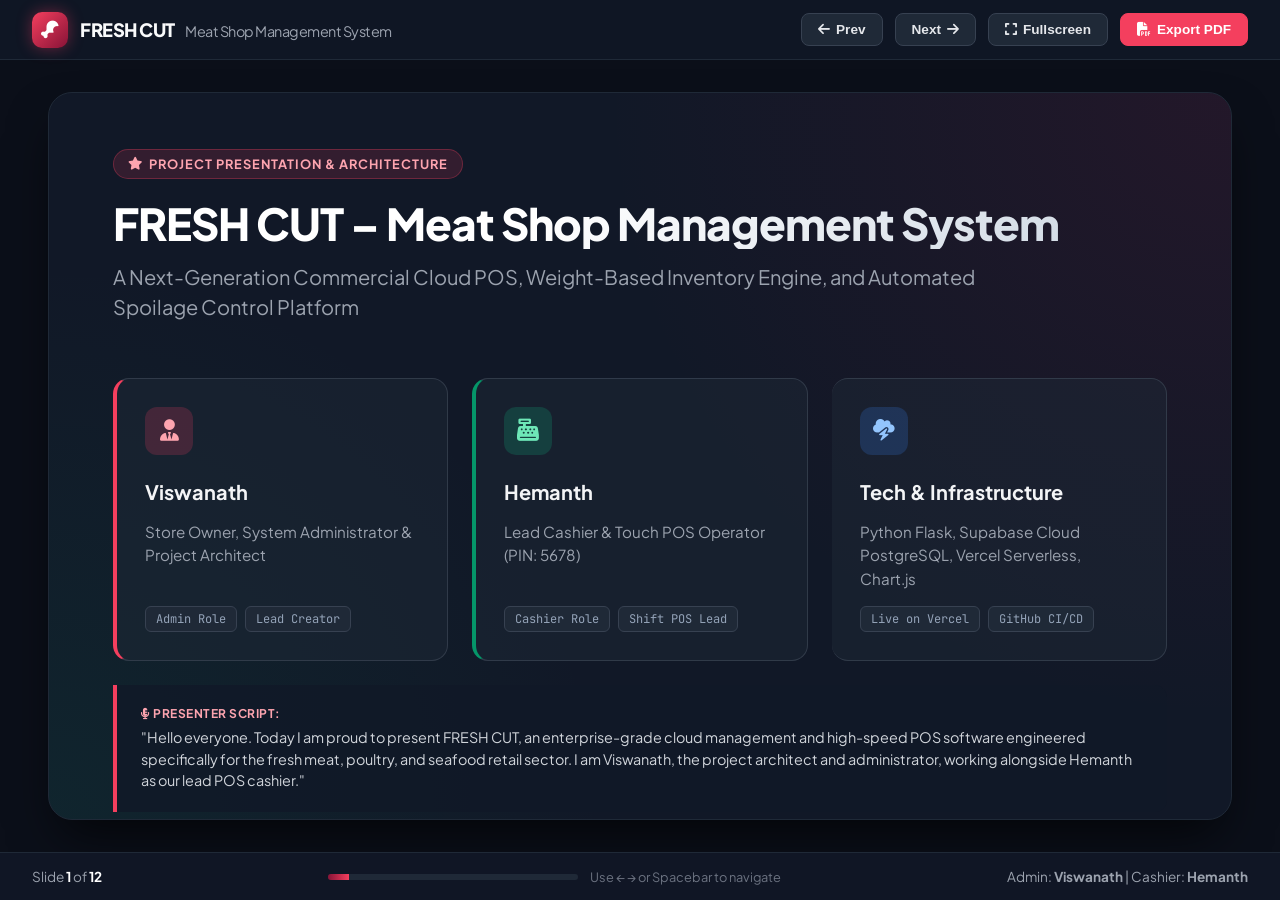
<file: presentation.html>
<!DOCTYPE html>
<html lang="en">
<head>
    <meta charset="UTF-8">
    <meta name="viewport" content="width=device-width, initial-scale=1.0">
    <title>Fresh Cut Meat Shop Management System - Project Presentation</title>
    <!-- Google Fonts & Font Awesome -->
    <link href="https://fonts.googleapis.com/css2?family=Plus+Jakarta+Sans:wght@300;400;500;600;700;800&family=JetBrains+Mono:wght@400;500;700&display=swap" rel="stylesheet">
    <link rel="stylesheet" href="https://cdnjs.cloudflare.com/ajax/libs/font-awesome/6.4.0/css/all.min.css">
    
    <style>
        :root {
            --primary: #881337;
            --primary-light: #9f1239;
            --accent: #f43f5e;
            --emerald: #059669;
            --emerald-light: #10b981;
            --amber: #d97706;
            --dark-bg: #0b0f19;
            --card-bg: #111827;
            --card-border: #1f2937;
            --text-main: #f9fafb;
            --text-muted: #9ca3af;
            --text-sub: #6b7280;
        }

        * {
            box-sizing: border-box;
            margin: 0;
            padding: 0;
        }

        body {
            font-family: 'Plus Jakarta Sans', -apple-system, BlinkMacSystemFont, sans-serif;
            background-color: var(--dark-bg);
            color: var(--text-main);
            overflow: hidden;
            height: 100vh;
            width: 100vw;
            display: flex;
            flex-direction: column;
            user-select: none;
        }

        /* Top Bar */
        .top-nav {
            height: 60px;
            background: rgba(17, 24, 39, 0.85);
            backdrop-filter: blur(12px);
            border-bottom: 1px solid var(--card-border);
            display: flex;
            align-items: center;
            justify-content: space-between;
            padding: 0 2rem;
            z-index: 100;
        }

        .brand {
            display: flex;
            align-items: center;
            gap: 12px;
            font-size: 1.15rem;
            font-weight: 800;
            letter-spacing: -0.5px;
        }

        .brand-icon {
            width: 36px;
            height: 36px;
            border-radius: 10px;
            background: linear-gradient(135deg, var(--accent), var(--primary));
            display: flex;
            align-items: center;
            justify-content: center;
            color: white;
            font-size: 1.1rem;
            box-shadow: 0 0 15px rgba(244, 63, 94, 0.4);
        }

        .deck-controls {
            display: flex;
            align-items: center;
            gap: 12px;
        }

        .nav-btn {
            background: #1f2937;
            border: 1px solid #374151;
            color: #e5e7eb;
            padding: 8px 16px;
            border-radius: 8px;
            cursor: pointer;
            font-weight: 600;
            font-size: 0.85rem;
            display: flex;
            align-items: center;
            gap: 6px;
            transition: all 0.2s ease;
        }

        .nav-btn:hover {
            background: #374151;
            color: white;
            border-color: #4b5563;
        }

        .nav-btn.primary {
            background: var(--accent);
            border-color: var(--accent);
            color: white;
        }

        .nav-btn.primary:hover {
            background: var(--primary-light);
        }

        /* Slide Deck Container */
        .slide-deck {
            flex: 1;
            position: relative;
            overflow: hidden;
            display: flex;
            align-items: center;
            justify-content: center;
            padding: 2rem 3rem;
        }

        .slide {
            position: absolute;
            top: 2rem;
            bottom: 2rem;
            left: 3rem;
            right: 3rem;
            max-width: 1400px;
            margin: 0 auto;
            background: radial-gradient(circle at top right, rgba(136, 19, 55, 0.15), transparent 45%),
                        radial-gradient(circle at bottom left, rgba(5, 150, 105, 0.1), transparent 40%),
                        var(--card-bg);
            border: 1px solid var(--card-border);
            border-radius: 24px;
            padding: 3.5rem 4rem;
            box-shadow: 0 25px 50px -12px rgba(0, 0, 0, 0.7);
            opacity: 0;
            visibility: hidden;
            transform: scale(0.97) translateY(20px);
            transition: opacity 0.4s ease, transform 0.4s cubic-bezier(0.16, 1, 0.3, 1), visibility 0.4s;
            display: flex;
            flex-direction: column;
            overflow-y: auto;
        }

        .slide.active {
            opacity: 1;
            visibility: visible;
            transform: scale(1) translateY(0);
        }

        /* Slide Content Typography */
        .slide-tag {
            display: inline-flex;
            align-items: center;
            gap: 6px;
            padding: 6px 14px;
            border-radius: 9999px;
            background: rgba(244, 63, 94, 0.15);
            border: 1px solid rgba(244, 63, 94, 0.3);
            color: #fda4af;
            font-size: 0.8rem;
            font-weight: 700;
            text-transform: uppercase;
            letter-spacing: 1px;
            margin-bottom: 1.2rem;
            align-self: flex-start;
        }

        .slide-title {
            font-size: 2.75rem;
            font-weight: 800;
            letter-spacing: -1px;
            line-height: 1.15;
            margin-bottom: 0.8rem;
            background: linear-gradient(135deg, #ffffff 40%, #cbd5e1);
            -webkit-background-clip: text;
            -webkit-text-fill-color: transparent;
        }

        .slide-subtitle {
            font-size: 1.25rem;
            color: var(--text-muted);
            line-height: 1.5;
            margin-bottom: 2.5rem;
            max-width: 900px;
        }

        /* Grids & Cards */
        .grid-2 {
            display: grid;
            grid-template-columns: repeat(2, 1fr);
            gap: 2rem;
            flex: 1;
        }

        .grid-3 {
            display: grid;
            grid-template-columns: repeat(3, 1fr);
            gap: 1.5rem;
            flex: 1;
        }

        .grid-4 {
            display: grid;
            grid-template-columns: repeat(4, 1fr);
            gap: 1.25rem;
            flex: 1;
        }

        .card {
            background: rgba(31, 41, 55, 0.5);
            border: 1px solid rgba(55, 65, 81, 0.8);
            border-radius: 16px;
            padding: 1.75rem;
            display: flex;
            flex-direction: column;
            gap: 1rem;
            transition: border-color 0.2s ease, transform 0.2s ease;
        }

        .card:hover {
            border-color: rgba(244, 63, 94, 0.4);
            transform: translateY(-3px);
        }

        .card-icon {
            width: 48px;
            height: 48px;
            border-radius: 12px;
            display: flex;
            align-items: center;
            justify-content: center;
            font-size: 1.35rem;
            margin-bottom: 0.5rem;
        }

        .card-icon.crimson { background: rgba(244, 63, 94, 0.2); color: #fda4af; }
        .card-icon.emerald { background: rgba(16, 185, 129, 0.2); color: #6ee7b7; }
        .card-icon.amber { background: rgba(245, 158, 11, 0.2); color: #fde68a; }
        .card-icon.blue { background: rgba(59, 130, 246, 0.2); color: #93c5fd; }
        .card-icon.purple { background: rgba(168, 85, 247, 0.2); color: #d8b4fe; }

        .card-title {
            font-size: 1.25rem;
            font-weight: 700;
            color: #f3f4f6;
        }

        .card-desc {
            font-size: 0.95rem;
            color: var(--text-muted);
            line-height: 1.55;
        }

        .badge-list {
            display: flex;
            flex-wrap: wrap;
            gap: 8px;
            margin-top: auto;
        }

        .tech-pill {
            padding: 4px 10px;
            background: #1f2937;
            border: 1px solid #374151;
            border-radius: 6px;
            font-family: 'JetBrains Mono', monospace;
            font-size: 0.75rem;
            color: #94a3b8;
        }

        /* Stat Counter Box */
        .stat-box {
            background: linear-gradient(135deg, rgba(31, 41, 55, 0.6), rgba(17, 24, 39, 0.8));
            border: 1px solid #374151;
            border-radius: 16px;
            padding: 1.5rem;
            text-align: center;
        }

        .stat-num {
            font-size: 2.75rem;
            font-weight: 800;
            color: #f43f5e;
            font-family: 'JetBrains Mono', monospace;
            line-height: 1;
            margin-bottom: 0.5rem;
        }

        .stat-label {
            font-size: 0.85rem;
            font-weight: 600;
            text-transform: uppercase;
            letter-spacing: 0.5px;
            color: #9ca3af;
        }

        /* Speaker Note Box */
        .speaker-note-box {
            margin-top: 1.5rem;
            padding: 1.25rem 1.5rem;
            background: rgba(17, 24, 39, 0.8);
            border-left: 4px solid var(--accent);
            border-radius: 0 12px 12px 0;
            font-size: 0.9rem;
            color: #d1d5db;
            line-height: 1.5;
        }

        .speaker-note-box strong {
            color: #fda4af;
            text-transform: uppercase;
            font-size: 0.75rem;
            letter-spacing: 0.5px;
            display: block;
            margin-bottom: 4px;
        }

        /* Bottom Status Bar */
        .bottom-bar {
            height: 48px;
            background: rgba(17, 24, 39, 0.9);
            border-top: 1px solid var(--card-border);
            display: flex;
            align-items: center;
            justify-content: space-between;
            padding: 0 2rem;
            font-size: 0.85rem;
            color: var(--text-muted);
            z-index: 100;
        }

        .progress-bar-container {
            width: 250px;
            height: 6px;
            background: #1f2937;
            border-radius: 3px;
            overflow: hidden;
        }

        .progress-bar-fill {
            height: 100%;
            background: linear-gradient(90deg, var(--primary), var(--accent));
            width: 8%;
            transition: width 0.3s ease;
        }

        /* Print Mode */
        @media print {
            body {
                overflow: visible !important;
                height: auto !important;
                background: white !important;
                color: black !important;
            }
            .top-nav, .bottom-bar {
                display: none !important;
            }
            .slide-deck {
                display: block !important;
                padding: 0 !important;
            }
            .slide {
                position: relative !important;
                top: auto !important;
                left: auto !important;
                right: auto !important;
                bottom: auto !important;
                opacity: 1 !important;
                visibility: visible !important;
                transform: none !important;
                box-shadow: none !important;
                page-break-after: always;
                margin-bottom: 2rem !important;
                border: 1px solid #ccc !important;
                background: white !important;
                color: black !important;
            }
            .slide-title {
                color: #881337 !important;
                -webkit-text-fill-color: #881337 !important;
            }
            .card {
                background: #f8fafc !important;
                border-color: #e2e8f0 !important;
                color: black !important;
            }
            .card-title, .card-desc {
                color: black !important;
            }
        }
    </style>
</head>
<body>

    <!-- Top Navigation Bar -->
    <header class="top-nav">
        <div class="brand">
            <div class="brand-icon">
                <i class="fa-solid fa-drumstick-bite"></i>
            </div>
            <div>
                <span>FRESH CUT</span>
                <span style="font-weight: 400; color: #9ca3af; font-size: 0.9rem; margin-left: 8px;">Meat Shop Management System</span>
            </div>
        </div>

        <div class="deck-controls">
            <button class="nav-btn" onclick="prevSlide()" title="Previous Slide (Left Arrow)">
                <i class="fa-solid fa-arrow-left"></i> Prev
            </button>
            <button class="nav-btn" onclick="nextSlide()" title="Next Slide (Right Arrow, Space)">
                Next <i class="fa-solid fa-arrow-right"></i>
            </button>
            <button class="nav-btn" onclick="toggleFullScreen()" title="Full Screen (F)">
                <i class="fa-solid fa-expand"></i> Fullscreen
            </button>
            <button class="nav-btn primary" onclick="window.print()" title="Print Slides or Save as PDF (Ctrl+P)">
                <i class="fa-solid fa-file-pdf"></i> Export PDF
            </button>
        </div>
    </header>

    <!-- Slide Deck Main Stage -->
    <main class="slide-deck">

        <!-- SLIDE 1: Title Slide -->
        <section class="slide active" id="slide-1">
            <span class="slide-tag"><i class="fa-solid fa-star"></i> Project Presentation & Architecture</span>
            <h1 class="slide-title">FRESH CUT – Meat Shop Management System</h1>
            <p class="slide-subtitle">A Next-Generation Commercial Cloud POS, Weight-Based Inventory Engine, and Automated Spoilage Control Platform</p>
            
            <div class="grid-3" style="margin-top: 1rem;">
                <div class="card" style="border-left: 4px solid var(--accent);">
                    <div class="card-icon crimson"><i class="fa-solid fa-user-tie"></i></div>
                    <div class="card-title">Viswanath</div>
                    <div class="card-desc">Store Owner, System Administrator & Project Architect</div>
                    <div class="badge-list">
                        <span class="tech-pill">Admin Role</span>
                        <span class="tech-pill">Lead Creator</span>
                    </div>
                </div>

                <div class="card" style="border-left: 4px solid var(--emerald);">
                    <div class="card-icon emerald"><i class="fa-solid fa-cash-register"></i></div>
                    <div class="card-title">Hemanth</div>
                    <div class="card-desc">Lead Cashier & Touch POS Operator (PIN: 5678)</div>
                    <div class="badge-list">
                        <span class="tech-pill">Cashier Role</span>
                        <span class="tech-pill">Shift POS Lead</span>
                    </div>
                </div>

                <div class="card" style="border-left: 4px solid var(--blue);">
                    <div class="card-icon blue"><i class="fa-solid fa-cloud-bolt"></i></div>
                    <div class="card-title">Tech & Infrastructure</div>
                    <div class="card-desc">Python Flask, Supabase Cloud PostgreSQL, Vercel Serverless, Chart.js</div>
                    <div class="badge-list">
                        <span class="tech-pill">Live on Vercel</span>
                        <span class="tech-pill">GitHub CI/CD</span>
                    </div>
                </div>
            </div>

            <div class="speaker-note-box">
                <strong><i class="fa-solid fa-microphone-lines"></i> Presenter Script:</strong>
                "Hello everyone. Today I am proud to present FRESH CUT, an enterprise-grade cloud management and high-speed POS software engineered specifically for the fresh meat, poultry, and seafood retail sector. I am Viswanath, the project architect and administrator, working alongside Hemanth as our lead POS cashier."
            </div>
        </section>

        <!-- SLIDE 2: Industry Problem Statement -->
        <section class="slide" id="slide-2">
            <span class="slide-tag"><i class="fa-solid fa-triangle-exclamation"></i> The Problem Statement</span>
            <h1 class="slide-title">Why Traditional Retail Software Fails Meat Shops</h1>
            <p class="slide-subtitle">Butcher shops operate on perishable goods, continuous weight variations, and rapid price fluctuations that standard supermarket software cannot handle.</p>

            <div class="grid-4">
                <div class="card">
                    <div class="card-icon crimson"><i class="fa-solid fa-weight-scale"></i></div>
                    <div class="card-title">Decimal Weights vs Piece Counts</div>
                    <div class="card-desc">Generic POS software only counts items in integers. Meat shops sell cuts in fractional decimals (e.g. 1.345 kg) alongside whole items (e.g. 30 eggs).</div>
                </div>

                <div class="card">
                    <div class="card-icon amber"><i class="fa-solid fa-trash-can"></i></div>
                    <div class="card-title">Spoilage & Trimming Wastage</div>
                    <div class="card-desc">De-boning, fat trimming, and cold-chain fluctuations cause 5%–12% unrecorded shrinkage, silently wiping out retailer profit margins.</div>
                </div>

                <div class="card">
                    <div class="card-icon blue"><i class="fa-solid fa-stopwatch-20"></i></div>
                    <div class="card-title">Long Peak-Hour Counter Queues</div>
                    <div class="card-desc">Sunday morning rushes require 10-second checkout speeds. Complex billing interfaces create bottlenecks and impatient customer drop-offs.</div>
                </div>

                <div class="card">
                    <div class="card-icon purple"><i class="fa-solid fa-shield-halved"></i></div>
                    <div class="card-title">Catalog Compliance & Auditing</div>
                    <div class="card-desc">Strict regional dietary compliance demands guaranteed isolation (e.g. zero-beef catalog adherence) and rigorous cashier audit logs.</div>
                </div>
            </div>

            <div class="speaker-note-box">
                <strong><i class="fa-solid fa-microphone-lines"></i> Presenter Script:</strong>
                "Traditional POS and ERP platforms are built for packaged groceries. Meat shops face three unique hurdles: fractional decimal weights, high shrinkage from carcass trimming and cold-chain shelf-life, and extreme Sunday morning counter traffic. FRESH CUT was purpose-built to conquer every one of these pain points."
            </div>
        </section>

        <!-- SLIDE 3: The Solution -->
        <section class="slide" id="slide-3">
            <span class="slide-tag"><i class="fa-solid fa-lightbulb"></i> The Fresh Cut Solution</span>
            <h1 class="slide-title">Unified POS, Inventory & Analytics Engine</h1>
            <p class="slide-subtitle">A high-speed touch terminal backed by transactional PostgreSQL inventory decrement and automated financial reporting.</p>

            <div class="grid-3">
                <div class="card" style="border-top: 4px solid var(--accent);">
                    <div class="card-icon crimson"><i class="fa-solid fa-bolt"></i></div>
                    <div class="card-title">High-Speed Touch Billing</div>
                    <div class="card-desc">1-Click quick scale dial buttons (+0.25kg, +0.5kg, +1.0kg), barcode search, simulated UPI QR code generator, and 80mm thermal receipt printing in under 8 seconds.</div>
                </div>

                <div class="card" style="border-top: 4px solid var(--emerald);">
                    <div class="card-icon emerald"><i class="fa-solid fa-boxes-stacked"></i></div>
                    <div class="card-title">Stock Intake & Spoilage Auditing</div>
                    <div class="card-desc">Atomic inventory decrement upon checkout, real-time +Add Stock intake modal with quick preset chips, and mandatory 4-reason wastage logging.</div>
                </div>

                <div class="card" style="border-top: 4px solid var(--blue);">
                    <div class="card-icon blue"><i class="fa-solid fa-chart-line"></i></div>
                    <div class="card-title">Real-Time P&L & Analytics</div>
                    <div class="card-desc">Dynamic Profit & Loss dashboard calculating Revenue &minus; COGS &minus; Spoilage = EBITDA, with Chart.js visualizations and 1-click Excel/PDF exports.</div>
                </div>
            </div>

            <div class="speaker-note-box">
                <strong><i class="fa-solid fa-microphone-lines"></i> Presenter Script:</strong>
                "Our solution provides a unified control center: a touch-first POS for rapid checkouts, an atomic inventory movement ledger that prevents negative stock and tracks shrinkage, and an automated Profit & Loss dashboard that updates instantaneously as sales are rung up."
            </div>
        </section>

        <!-- SLIDE 4: System Architecture -->
        <section class="slide" id="slide-4">
            <span class="slide-tag"><i class="fa-solid fa-sitemap"></i> System Architecture</span>
            <h1 class="slide-title">End-to-End Enterprise Cloud Architecture</h1>
            <p class="slide-subtitle">Separation of concerns across frontend presentation, REST API business logic, and cloud database persistence.</p>

            <div class="grid-3">
                <div class="card">
                    <div class="card-icon crimson"><i class="fa-solid fa-desktop"></i></div>
                    <div class="card-title">1. Presentation Tier (Client)</div>
                    <div class="card-desc">
                        • HTML5, CSS3, Bootstrap 5 UI<br>
                        • Butcher Crimson & Obsidian Theme<br>
                        • Chart.js Interactive Visualizations<br>
                        • Touch PIN Keypad & Virtual Scale<br>
                        • Ready for iOS / Android Mobile Apps
                    </div>
                </div>

                <div class="card">
                    <div class="card-icon emerald"><i class="fa-solid fa-gears"></i></div>
                    <div class="card-title">2. Application Tier (Flask API)</div>
                    <div class="card-desc">
                        • Python Flask WSGI REST Framework<br>
                        • Vercel Serverless Gateway (`api/index.py`)<br>
                        • SQLAlchemy ORM Data Layer<br>
                        • RBAC Security & JWT Authorization<br>
                        • Pandas Sales & Financial Aggregation
                    </div>
                </div>

                <div class="card">
                    <div class="card-icon blue"><i class="fa-solid fa-database"></i></div>
                    <div class="card-title">3. Database Tier (Supabase)</div>
                    <div class="card-desc">
                        • Managed Supabase Cloud PostgreSQL<br>
                        • Connection Pooling (`pool_pre_ping`)<br>
                        • Atomic Stock Decrement Transactions<br>
                        • Zero-Beef Catalog Enforcement<br>
                        • Audit Trail for Spoilage & Intake
                    </div>
                </div>
            </div>

            <div class="speaker-note-box">
                <strong><i class="fa-solid fa-microphone-lines"></i> Presenter Script:</strong>
                "From an architectural standpoint, the system is divided into three scalable tiers: a responsive, mobile-ready HTML5/Bootstrap frontend, a high-throughput Python Flask serverless REST API deployed on Vercel, and a cloud-hosted Supabase PostgreSQL database equipped with connection pooling and atomic transactional guarantees."
            </div>
        </section>

        <!-- SLIDE 5: Tech Stack -->
        <section class="slide" id="slide-5">
            <span class="slide-tag"><i class="fa-solid fa-code"></i> Technology Stack</span>
            <h1 class="slide-title">Modern, Reliable & Scalable Technologies</h1>
            <p class="slide-subtitle">Selected for ultra-fast performance, zero software licensing costs, and seamless cloud deployment.</p>

            <div class="grid-4">
                <div class="stat-box">
                    <div class="stat-num" style="color: #60a5fa;"><i class="fa-brands fa-python"></i></div>
                    <div class="stat-label">Python Flask</div>
                    <div style="font-size: 0.8rem; color: #94a3b8; margin-top: 6px;">Lightweight, high-speed RESTful API backend</div>
                </div>

                <div class="stat-box">
                    <div class="stat-num" style="color: #34d399;"><i class="fa-solid fa-database"></i></div>
                    <div class="stat-label">Supabase PostgreSQL</div>
                    <div style="font-size: 0.8rem; color: #94a3b8; margin-top: 6px;">Enterprise ACID transactions & RLS security</div>
                </div>

                <div class="stat-box">
                    <div class="stat-num" style="color: #f87171;"><i class="fa-brands fa-bootstrap"></i></div>
                    <div class="stat-label">Bootstrap 5 & Vanilla JS</div>
                    <div style="font-size: 0.8rem; color: #94a3b8; margin-top: 6px;">Zero heavy bundlers, instant 60fps load times</div>
                </div>

                <div class="stat-box">
                    <div class="stat-num" style="color: #c084fc;"><i class="fa-solid fa-chart-pie"></i></div>
                    <div class="stat-label">Chart.js & Pandas</div>
                    <div style="font-size: 0.8rem; color: #94a3b8; margin-top: 6px;">Real-time business telemetry & data processing</div>
                </div>
            </div>

            <div class="card" style="margin-top: 1.5rem;">
                <div class="card-title"><i class="fa-solid fa-diagram-project"></i> Deployment & Tooling Pipeline</div>
                <div class="badge-list" style="margin-top: 0.5rem;">
                    <span class="tech-pill">Vercel Serverless</span>
                    <span class="tech-pill">GitHub Actions CI/CD</span>
                    <span class="tech-pill">psycopg2-binary</span>
                    <span class="tech-pill">SQLAlchemy 2.0</span>
                    <span class="tech-pill">Gunicorn WSGI</span>
                    <span class="tech-pill">ReportLab (PDF Receipts)</span>
                    <span class="tech-pill">FontAwesome 6 Pro</span>
                </div>
            </div>

            <div class="speaker-note-box">
                <strong><i class="fa-solid fa-microphone-lines"></i> Presenter Script:</strong>
                "We intentionally chose a lean, robust tech stack: Python Flask provides rock-solid backend endpoints, Supabase PostgreSQL ensures data integrity and cloud availability, and clean Bootstrap 5 with Chart.js guarantees lightning-fast counter rendering without JavaScript framework bloat."
            </div>
        </section>

        <!-- SLIDE 6: Touch POS Billing Features -->
        <section class="slide" id="slide-6">
            <span class="slide-tag"><i class="fa-solid fa-calculator"></i> Module 1: High-Speed POS</span>
            <h1 class="slide-title">Built for Butcher Counter High-Traffic Rushes</h1>
            <p class="slide-subtitle">Precision dual-unit billing (KG decimals & Piece counts) with multi-tender payment processing.</p>

            <div class="grid-3">
                <div class="card">
                    <div class="card-icon crimson"><i class="fa-solid fa-scale-balanced"></i></div>
                    <div class="card-title">Dual Unit Logic</div>
                    <div class="card-desc">
                        • <strong>KG Weight Items</strong>: Support precise 3-decimal values (e.g. 1.250 kg Chicken Breast).<br>
                        • <strong>Piece Items</strong>: Whole number quantities for eggs, whole crabs, and quail.<br>
                        • Quick dial buttons (+0.25kg, +0.5kg, +1.0kg) for single-tap cart updates.
                    </div>
                </div>

                <div class="card">
                    <div class="card-icon emerald"><i class="fa-solid fa-qrcode"></i></div>
                    <div class="card-title">Multi-Tender Payments</div>
                    <div class="card-desc">
                        • <strong>Cash</strong>: Tendered amount input with instant change calculation.<br>
                        • <strong>UPI / QR Code</strong>: Interactive dynamic payment modal with sound cue.<br>
                        • <strong>Card & Credit</strong>: Supports customer accounts and split bills.
                    </div>
                </div>

                <div class="card">
                    <div class="card-icon blue"><i class="fa-solid fa-receipt"></i></div>
                    <div class="card-title">Thermal Receipt Engine</div>
                    <div class="card-desc">
                        • Formatted for standard 80mm & 58mm thermal printers.<br>
                        • Displays Store Name, Viswanath (Admin), Hemanth (Cashier), itemized weights, tax breakdown, and QR verification.
                    </div>
                </div>
            </div>

            <div class="speaker-note-box">
                <strong><i class="fa-solid fa-microphone-lines"></i> Presenter Script:</strong>
                "Our POS billing counter was designed for maximum speed. Hemanth can select an item, tap the quick dial weight chips, review the live tax calculation, accept cash or UPI via dynamic QR codes, and trigger a formatted 80mm thermal receipt in under 8 seconds."
            </div>
        </section>

        <!-- SLIDE 7: Inventory & Stock Intake -->
        <section class="slide" id="slide-7">
            <span class="slide-tag"><i class="fa-solid fa-warehouse"></i> Module 2: Inventory Control</span>
            <h1 class="slide-title">Stock Intake & Automated Shrinkage Control</h1>
            <p class="slide-subtitle">Prevents negative stock, records wholesale intake, and forces accountability on meat trimming loss.</p>

            <div class="grid-3">
                <div class="card">
                    <div class="card-icon amber"><i class="fa-solid fa-circle-plus"></i></div>
                    <div class="card-title">+ Add Stock Intake Modal</div>
                    <div class="card-desc">
                        • Dedicated stock increment modal with quick presets: <code>+0.5 kg</code> to <code>+50 kg</code> or <code>+5</code> to <code>+100 pcs</code>.<br>
                        • Live projected balance box shows existing stock, incoming delivery, and new balance before committing.
                    </div>
                </div>

                <div class="card">
                    <div class="card-icon crimson"><i class="fa-solid fa-bone"></i></div>
                    <div class="card-title">Spoilage Audit Logging</div>
                    <div class="card-desc">
                        • Mandatory loss categorization: <em>Trimming Loss, De-boning Scrap, Cold-Chain Fluctuation, Shelf Expiry</em>.<br>
                        • Links wasted weight directly to cost price to deduct from gross profit automatically.
                    </div>
                </div>

                <div class="card">
                    <div class="card-icon emerald"><i class="fa-solid fa-arrow-right-arrow-left"></i></div>
                    <div class="card-title">Real-Time Movement Ledger</div>
                    <div class="card-desc">
                        • Every transaction (Sale, Intake, Spoilage, Manual Adjustment) is permanently logged in the movement ledger with timestamp, user ID, and batch reference.
                    </div>
                </div>
            </div>

            <div class="speaker-note-box">
                <strong><i class="fa-solid fa-microphone-lines"></i> Presenter Script:</strong>
                "Inventory control is where meat shops either thrive or lose money. We introduced an intuitive '+ Add Stock' intake modal that lets managers increment inventory in seconds, while our spoilage logger requires cashiers to categorize meat waste so shrinkage is never hidden."
            </div>
        </section>

        <!-- SLIDE 8: Authentication & RBAC -->
        <section class="slide" id="slide-8">
            <span class="slide-tag"><i class="fa-solid fa-lock"></i> Module 3: Security & RBAC</span>
            <h1 class="slide-title">Role-Based Access Control & Dual Login</h1>
            <p class="slide-subtitle">Granular privileges separating administrative oversight from cashier billing counters.</p>

            <div class="grid-2">
                <div class="card" style="border-left: 4px solid var(--accent);">
                    <div class="card-title" style="display: flex; align-items: center; justify-content: space-between;">
                        <span><i class="fa-solid fa-user-gear"></i> Viswanath (Store Owner / Admin)</span>
                        <span class="tech-pill" style="color: #fda4af;">FULL PRIVILEGES</span>
                    </div>
                    <div class="card-desc">
                        • Master catalog management (Add/Edit products, pricing, stock).<br>
                        • Spoilage review & staff user account creation.<br>
                        • Complete Financials: Sales Revenue, COGS, Net Profit (EBITDA), Spoilage impact.<br>
                        • System settings, database connectivity, and 1-click Excel/PDF report generation.
                    </div>
                </div>

                <div class="card" style="border-left: 4px solid var(--emerald);">
                    <div class="card-title" style="display: flex; align-items: center; justify-content: space-between;">
                        <span><i class="fa-solid fa-user-check"></i> Hemanth (Lead Cashier)</span>
                        <span class="tech-pill" style="color: #6ee7b7;">CASHIER PRIVILEGES</span>
                    </div>
                    <div class="card-desc">
                        • High-speed touch PIN keypad authentication (PIN: <code>5678</code>).<br>
                        • Fast POS billing counter, active product catalog, and weight dials.<br>
                        • Read-only access to current available stock.<br>
                        • Blocked from P&L, operating expenses, staff management, and system settings.
                    </div>
                </div>
            </div>

            <div class="card" style="margin-top: 1.5rem;">
                <div class="card-title"><i class="fa-solid fa-user-plus"></i> Self-Service Customer Registration</div>
                <div class="card-desc">
                    In addition to Owner and Cashier logins, the application includes a public <strong>Sign Up / Registration</strong> portal where new customers or staff can register and receive an immediate authenticated JWT session.
                </div>
            </div>

            <div class="speaker-note-box">
                <strong><i class="fa-solid fa-microphone-lines"></i> Presenter Script:</strong>
                "Security is enforced at both the UI and backend API layers. Viswanath has complete master oversight of profit margins and catalog rules, while Hemanth logs in through a fast 4-digit touch keypad designed for quick shift handovers, with unauthorized routes strictly returning HTTP 403 Forbidden."
            </div>
        </section>

        <!-- SLIDE 9: Visualizations & Analytics -->
        <section class="slide" id="slide-9">
            <span class="slide-tag"><i class="fa-solid fa-chart-column"></i> Module 4: BI Analytics</span>
            <h1 class="slide-title">Actionable Telemetry & Financial Insights</h1>
            <p class="slide-subtitle">Transforming daily counter transactions into executive-level financial intelligence.</p>

            <div class="grid-3">
                <div class="card">
                    <div class="card-icon crimson"><i class="fa-solid fa-chart-area"></i></div>
                    <div class="card-title">Daily Sales Velocity</div>
                    <div class="card-desc">Interactive 7-day and 30-day Chart.js line charts tracking peak sales hours, counter velocity, and Sunday surge patterns.</div>
                </div>

                <div class="card">
                    <div class="card-icon emerald"><i class="fa-solid fa-chart-pie"></i></div>
                    <div class="card-title">Category Revenue Share</div>
                    <div class="card-desc">Doughnut visualizations showcasing percentage share of Chicken, Mutton, Country Chicken, and Fresh Seafood sales.</div>
                </div>

                <div class="card">
                    <div class="card-icon amber"><i class="fa-solid fa-file-invoice-dollar"></i></div>
                    <div class="card-title">True P&L Breakdown</div>
                    <div class="card-desc">
                        Formula: <strong>Gross Revenue &minus; Cost of Goods (COGS) &minus; Spoilage Loss &minus; Operating Overhead = Net Profit (EBITDA)</strong>.
                    </div>
                </div>
            </div>

            <div class="speaker-note-box">
                <strong><i class="fa-solid fa-microphone-lines"></i> Presenter Script:</strong>
                "Our analytics module turns raw receipt data into visual intelligence. Viswanath can immediately see whether Chicken Curry Cut or Tender Mutton is driving the week's revenue, identify peak Sunday shopping hours, and review true net EBITDA after deducting wholesale purchase costs and spoilage."
            </div>
        </section>

        <!-- SLIDE 10: Strict Catalog Compliance -->
        <section class="slide" id="slide-10">
            <span class="slide-tag"><i class="fa-solid fa-shield-check"></i> Quality & Compliance</span>
            <h1 class="slide-title">100% Zero-Beef Catalog & Authentic Media</h1>
            <p class="slide-subtitle">Engineered specifically to respect regional market preferences and deliver a premium retail experience.</p>

            <div class="grid-3">
                <div class="card">
                    <div class="card-icon crimson"><i class="fa-solid fa-ban"></i></div>
                    <div class="card-title">Zero-Beef Compliance</div>
                    <div class="card-desc">All beef products, seed items, and references were permanently removed from the Supabase PostgreSQL database, routes, and UI to ensure complete market alignment.</div>
                </div>

                <div class="card">
                    <div class="card-icon emerald"><i class="fa-solid fa-image"></i></div>
                    <div class="card-title">High-Resolution Meat Imagery</div>
                    <div class="card-desc">Every product card features appetizing, high-resolution photography for fresh chicken cuts, tender mutton, country poultry, and sea fish cuts.</div>
                </div>

                <div class="card">
                    <div class="card-icon blue"><i class="fa-solid fa-tags"></i></div>
                    <div class="card-title">Strict Category Hierarchy</div>
                    <div class="card-desc">Products are cleanly sorted into Chicken (Curry cut, Boneless, Wings), Mutton (Curry cut, Chops, Keema), Seafood (Prawns, Rohu, Pomfret), and Eggs.</div>
                </div>
            </div>

            <div class="speaker-note-box">
                <strong><i class="fa-solid fa-microphone-lines"></i> Presenter Script:</strong>
                "In accordance with our strict operational guidelines, the product catalog is 100% zero-beef compliant across database tables, backend routes, and UI components. Furthermore, every product card is paired with high-definition imagery and precise pricing per kilogram."
            </div>
        </section>

        <!-- SLIDE 11: Cloud Deployment & DevOps -->
        <section class="slide" id="slide-11">
            <span class="slide-tag"><i class="fa-solid fa-cloud-arrow-up"></i> DevOps & Deployment</span>
            <h1 class="slide-title">Live Cloud Deployment & Vercel Pipeline</h1>
            <p class="slide-subtitle">Continuous integration via GitHub connected directly to Vercel Serverless Functions and Supabase Cloud.</p>

            <div class="grid-2">
                <div class="card">
                    <div class="card-icon crimson"><i class="fa-brands fa-github"></i></div>
                    <div class="card-title">GitHub Version Control</div>
                    <div class="card-desc">
                        • Repository: <code>viswanath-kummari/Project</code> on branch <code>main</code>.<br>
                        • Automated push triggers instant Vercel redeployment.<br>
                        • Comprehensive test suite (<code>test_system.py</code>) validating all 7 core subsystems.
                    </div>
                </div>

                <div class="card">
                    <div class="card-icon emerald"><i class="fa-solid fa-server"></i></div>
                    <div class="card-title">Vercel Serverless Gateway</div>
                    <div class="card-desc">
                        • WSGI Entry Point: <code>api/index.py</code> handling all HTTP routes.<br>
                        • <code>vercel.json</code> rewrites standardizing routing.<br>
                        • Dynamic connection pooling to Supabase Cloud PostgreSQL with <code>pool_pre_ping</code> resilience.
                    </div>
                </div>
            </div>

            <div class="speaker-note-box">
                <strong><i class="fa-solid fa-microphone-lines"></i> Presenter Script:</strong>
                "The application is fully cloud-deployed. Our GitHub repository is integrated with Vercel's serverless infrastructure. Every commit automatically builds and deploys the application with zero downtime, connected to our managed Supabase cloud database with built-in connection recovery."
            </div>
        </section>

        <!-- SLIDE 12: Future Roadmap & Conclusion -->
        <section class="slide" id="slide-12">
            <span class="slide-tag"><i class="fa-solid fa-flag-checkered"></i> Conclusion & Roadmap</span>
            <h1 class="slide-title">Future Expansion & Project Summary</h1>
            <p class="slide-subtitle">Ready for mobile app expansion, IoT scale integration, and enterprise multi-store franchising.</p>

            <div class="grid-3">
                <div class="card">
                    <div class="card-icon blue"><i class="fa-solid fa-mobile-screen"></i></div>
                    <div class="card-title">1. Android & iOS Apps</div>
                    <div class="card-desc">Our RESTful API architecture is ready for React Native or Flutter mobile apps for remote owner monitoring and on-the-go billing.</div>
                </div>

                <div class="card">
                    <div class="card-icon emerald"><i class="fa-solid fa-wifi"></i></div>
                    <div class="card-title">2. IoT Bluetooth Scales</div>
                    <div class="card-desc">Direct Web Bluetooth integration with digital weighing scales for automatic weight transmission without manual keyboard entry.</div>
                </div>

                <div class="card">
                    <div class="card-icon crimson"><i class="fa-solid fa-shop"></i></div>
                    <div class="card-title">3. Multi-Branch Franchising</div>
                    <div class="card-desc">Centralized warehouse distribution, inter-branch stock transfers, and multi-store consolidated financial reporting.</div>
                </div>
            </div>

            <div class="card" style="margin-top: 1.5rem; text-align: center; background: linear-gradient(135deg, rgba(136, 19, 55, 0.4), rgba(17, 24, 39, 0.8));">
                <h3 style="font-size: 1.5rem; font-weight: 800; color: white; margin-bottom: 0.5rem;">Thank You! Any Questions?</h3>
                <p style="color: #cbd5e1; font-size: 0.95rem;">Presented by <strong>Viswanath</strong> (Admin & Architect) and <strong>Hemanth</strong> (Cashier Lead)</p>
            </div>

            <div class="speaker-note-box">
                <strong><i class="fa-solid fa-microphone-lines"></i> Presenter Script:</strong>
                "To conclude: FRESH CUT solves real-world operational challenges in meat retailing by merging high-speed POS billing, precise dual-unit weight tracking, atomic inventory intake, and clear financial analytics. Thank you for your time, and we are now open to any questions!"
            </div>
        </section>

    </main>

    <!-- Bottom Status Bar -->
    <footer class="bottom-bar">
        <div>
            Slide <span id="current-slide-num" style="font-weight: 700; color: white;">1</span> of <span id="total-slides-num" style="font-weight: 700; color: white;">12</span>
        </div>

        <div style="display: flex; align-items: center; gap: 12px;">
            <div class="progress-bar-container">
                <div class="progress-bar-fill" id="progress-bar-fill"></div>
            </div>
            <span style="font-size: 0.8rem; color: #6b7280;">Use &larr; &rarr; or Spacebar to navigate</span>
        </div>

        <div>
            <span>Admin: <strong>Viswanath</strong> | Cashier: <strong>Hemanth</strong></span>
        </div>
    </footer>

    <!-- Slide Deck Logic -->
    <script>
        let currentSlide = 1;
        const totalSlides = 12;

        function updateSlideUI() {
            document.querySelectorAll('.slide').forEach((slide, idx) => {
                if (idx + 1 === currentSlide) {
                    slide.classList.add('active');
                } else {
                    slide.classList.remove('active');
                }
            });

            document.getElementById('current-slide-num').innerText = currentSlide;
            document.getElementById('total-slides-num').innerText = totalSlides;

            const percentage = (currentSlide / totalSlides) * 100;
            document.getElementById('progress-bar-fill').style.width = percentage + '%';
        }

        function nextSlide() {
            if (currentSlide < totalSlides) {
                currentSlide++;
                updateSlideUI();
            }
        }

        function prevSlide() {
            if (currentSlide > 1) {
                currentSlide--;
                updateSlideUI();
            }
        }

        function toggleFullScreen() {
            if (!document.fullscreenElement) {
                document.documentElement.requestFullscreen().catch(err => {
                    console.warn(`Fullscreen error: ${err.message}`);
                });
            } else {
                if (document.exitFullscreen) {
                    document.exitFullscreen();
                }
            }
        }

        // Keyboard navigation
        document.addEventListener('keydown', (e) => {
            if (e.key === 'ArrowRight' || e.key === ' ' || e.key === 'PageDown') {
                e.preventDefault();
                nextSlide();
            } else if (e.key === 'ArrowLeft' || e.key === 'PageUp') {
                e.preventDefault();
                prevSlide();
            } else if (e.key === 'f' || e.key === 'F') {
                toggleFullScreen();
            } else if (e.key === 'Home') {
                currentSlide = 1;
                updateSlideUI();
            } else if (e.key === 'End') {
                currentSlide = totalSlides;
                updateSlideUI();
            }
        });

        // Initialize UI
        updateSlideUI();
    </script>
</body>
</html>
</file>
